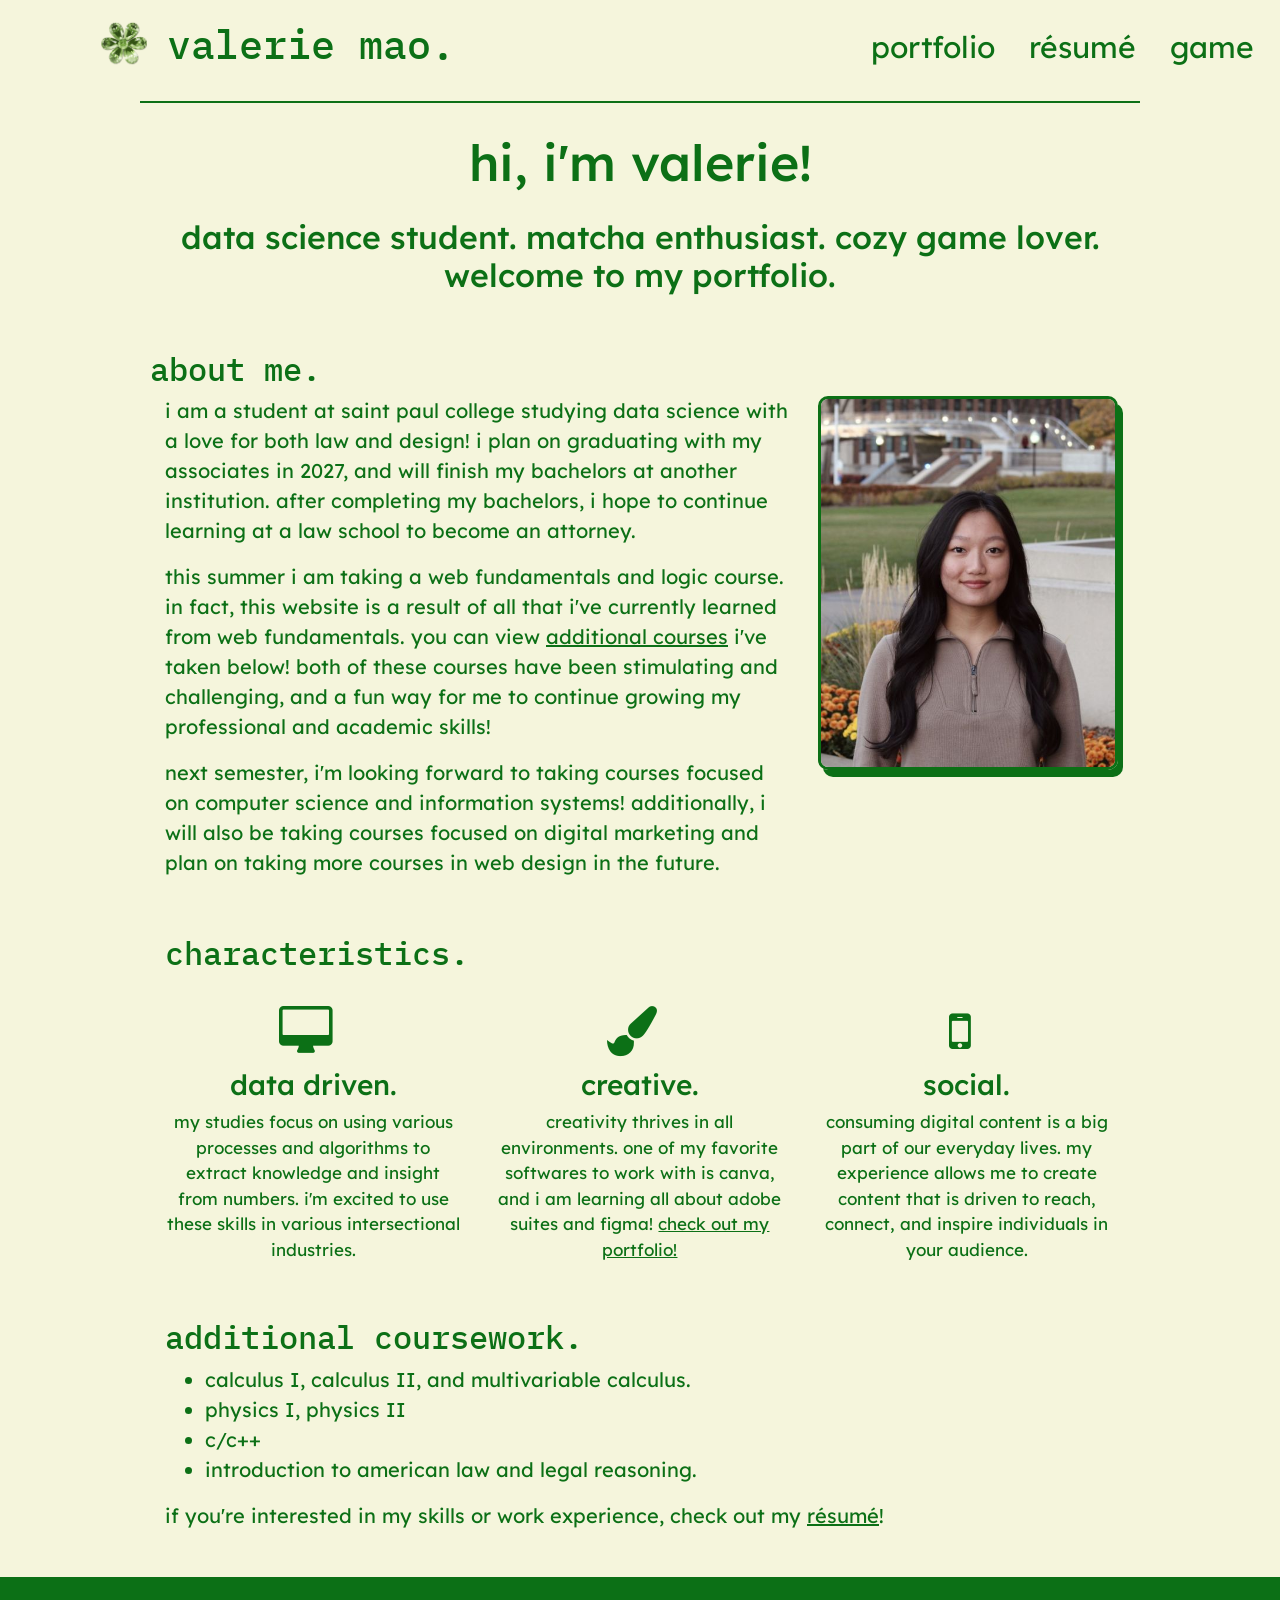
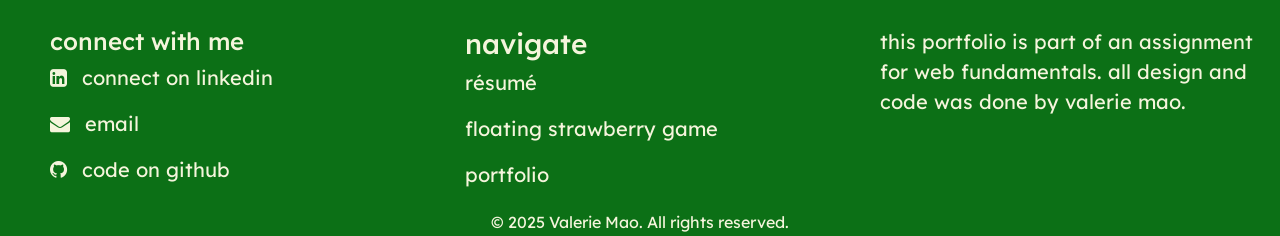
<file: index.html>
<!DOCTYPE html>
<html lang="en">
<head>
	<meta charset="utf-8">
	<meta name="viewport" content="width=device-width, initial-scale=1, minimum-scale=1" />
	<meta name="description" content="this is the home page for valerie mao's portfolio website.">
	<title>valerie mao::home</title>
	<link rel="stylesheet" href="https://cdnjs.cloudflare.com/ajax/libs/font-awesome/4.7.0/css/font-awesome.min.css">
	<link rel="stylesheet" href="https://cdn.jsdelivr.net/npm/bootstrap@4.6.1/dist/css/bootstrap.min.css">
	<link rel="stylesheet" href="style.css">

</head>
<body>
	<header>
		<a href="index.html"><img src="images/logo.png" alt="green flower shaped gem sticker" height="100" width="100" class="img-fluid logo"></a>
		<h1><a href="index.html">valerie mao.</a></h1>
	</header>

	<nav>
		<ul>
			<li><a href="portfolio-showcase.html">portfolio</a>&nbsp;&nbsp;</li>
			<li><a href="resume.html">résumé</a>&nbsp;&nbsp;</li>
			<li><a href="game.html">game</a>&nbsp;&nbsp;</li>
		</ul>
	</nav>

	<div class="home-hero">
		<h1>hi, i'm valerie!</h1>
		<h2>data science student. matcha enthusiast. cozy game lover. welcome to my portfolio.</h2>
	</div>
		
	<main>
		<h2>about me.</h2>
		<div class="container-fluid">
			<div class="row">
				<div class="col-sm-8">
					<p>i am a student at saint paul college studying data science with a love for both law and design! i plan on graduating with my associates in 2027, and will finish my bachelors at another institution. after completing my bachelors, i hope to continue learning at a law school to become an attorney.</p>
			
					<p>this summer i am taking a web fundamentals and logic course. in fact, this website is a result of all that i've currently learned from web fundamentals. you can view <a href="#add-courses">additional courses</a> i've taken below! both of these courses have been stimulating and challenging, and a fun way for me to continue growing my professional and academic skills!</p>

					<p>next semester, i'm looking forward to taking courses focused on computer science and information systems! additionally, i will also be taking courses focused on digital marketing and plan on taking more courses in web design in the future.</p>
				</div>
				<div class="col-sm-4">
					<img src="images/valerie-mao.jpg" width="500" height="625" alt="photo portrait of valerie" class="valerie">
				</div>
			</div>
			<!--font awesome icons - abt me cont'-->
			<div id="abt-me-char">
				<h2>characteristics.</h2>
			</div>
			<div class="row">
				<div class="col-sm-4 abt-me">
					<i class="fa fa-desktop" aria-hidden="true"></i>
					<h3>data driven.</h3>
					<p>my studies focus on using various processes and algorithms to extract knowledge and insight from numbers. i'm excited to use these skills in various intersectional industries.</p>
				</div>
				<div class="col-sm-4 abt-me">
					<i class="fa fa-paint-brush" aria-hidden="true"></i>
					<h3>creative.</h3>
					<p>creativity thrives in all environments. one of my favorite softwares to work with is canva, and i am learning all about adobe suites and figma! <a href="portfolio-showcase.html">check out my portfolio!</a></p>
				</div>
				<div class="col-sm-4 abt-me">
					<i class="fa fa-mobile" aria-hidden="true"></i>
					<h3>social.</h3>
					<p>consuming digital content is a big part of our everyday lives. my experience allows me to create content that is driven to reach, connect, and inspire individuals in your audience.</p>
				</div>
			</div>
			<div class="row">
				<div class="col-sm-12">
					<div id="add-courses">
						<h2>additional coursework.</h2>
					</div>
					<ul>
						<li>calculus I, calculus II, and multivariable calculus.</li>
						<li>physics I, physics II</li>
						<li>c/c++</li>
						<li>introduction to american law and legal reasoning.</li>
					</ul>
					<p>if you're interested in my skills or work experience, check out my <a href="resume.html">résumé</a>!</p>
				</div>
			</div>
		</div>
	</main>
		
	<footer>
		<div class="container-fluid footer-contact footer-content">
			<div class="row">
				<div class="col-sm-4">
					<h4>connect with me</h4>
					<p><a href="https://www.linkedin.com/in/valeriemao/"><i class="fa fa-linkedin-square" aria-hidden="true"></i>connect on linkedin</a></p>
					<p><a href="mailto:vq7981dd@go.minnstate.edu"><i class="fa fa-envelope" aria-hidden="true"></i>email</a></p>
					<p><a href="https://uni-valeriemao.github.io/valeriemao/index.html"><i class="fa fa-github" aria-hidden="true"></i>code on github</a></p>
				</div>
			
				<div class="col-sm-4 footer-content">
					<h3>navigate</h3>
					<p><a href="resume.html">résumé</a></p>
					<p><a href="game.html">floating strawberry game</a></p>
					<p><a href="portfolio-showcase.html">portfolio</a></p>
				</div>

				<div class="col-sm-4 footer-content">
					<p>this portfolio is part of an assignment for web fundamentals. all design and code was done by valerie mao.</p>
				</div>
			</div>
		</div>
		<small>&copy; 2025 Valerie Mao. All rights reserved.</small>
	</footer>
	<!--jQuery, Popper, and Bootstrap Javascript files-->
	<script src="https://cdn.jsdelivr.net/npm/jquery@3.6.0/dist/jquery.slim.min.js"></script>
	<script src="https://cdn.jsdelivr.net/npm/popper.js@1.16.1/dist/umd/popper.min.js"></script>
	<script src="https://cdn.jsdelivr.net/npm/bootstrap@4.6.1/dist/js/bootstrap.bundle.min.js"></script>
</body>
</html>
</file>
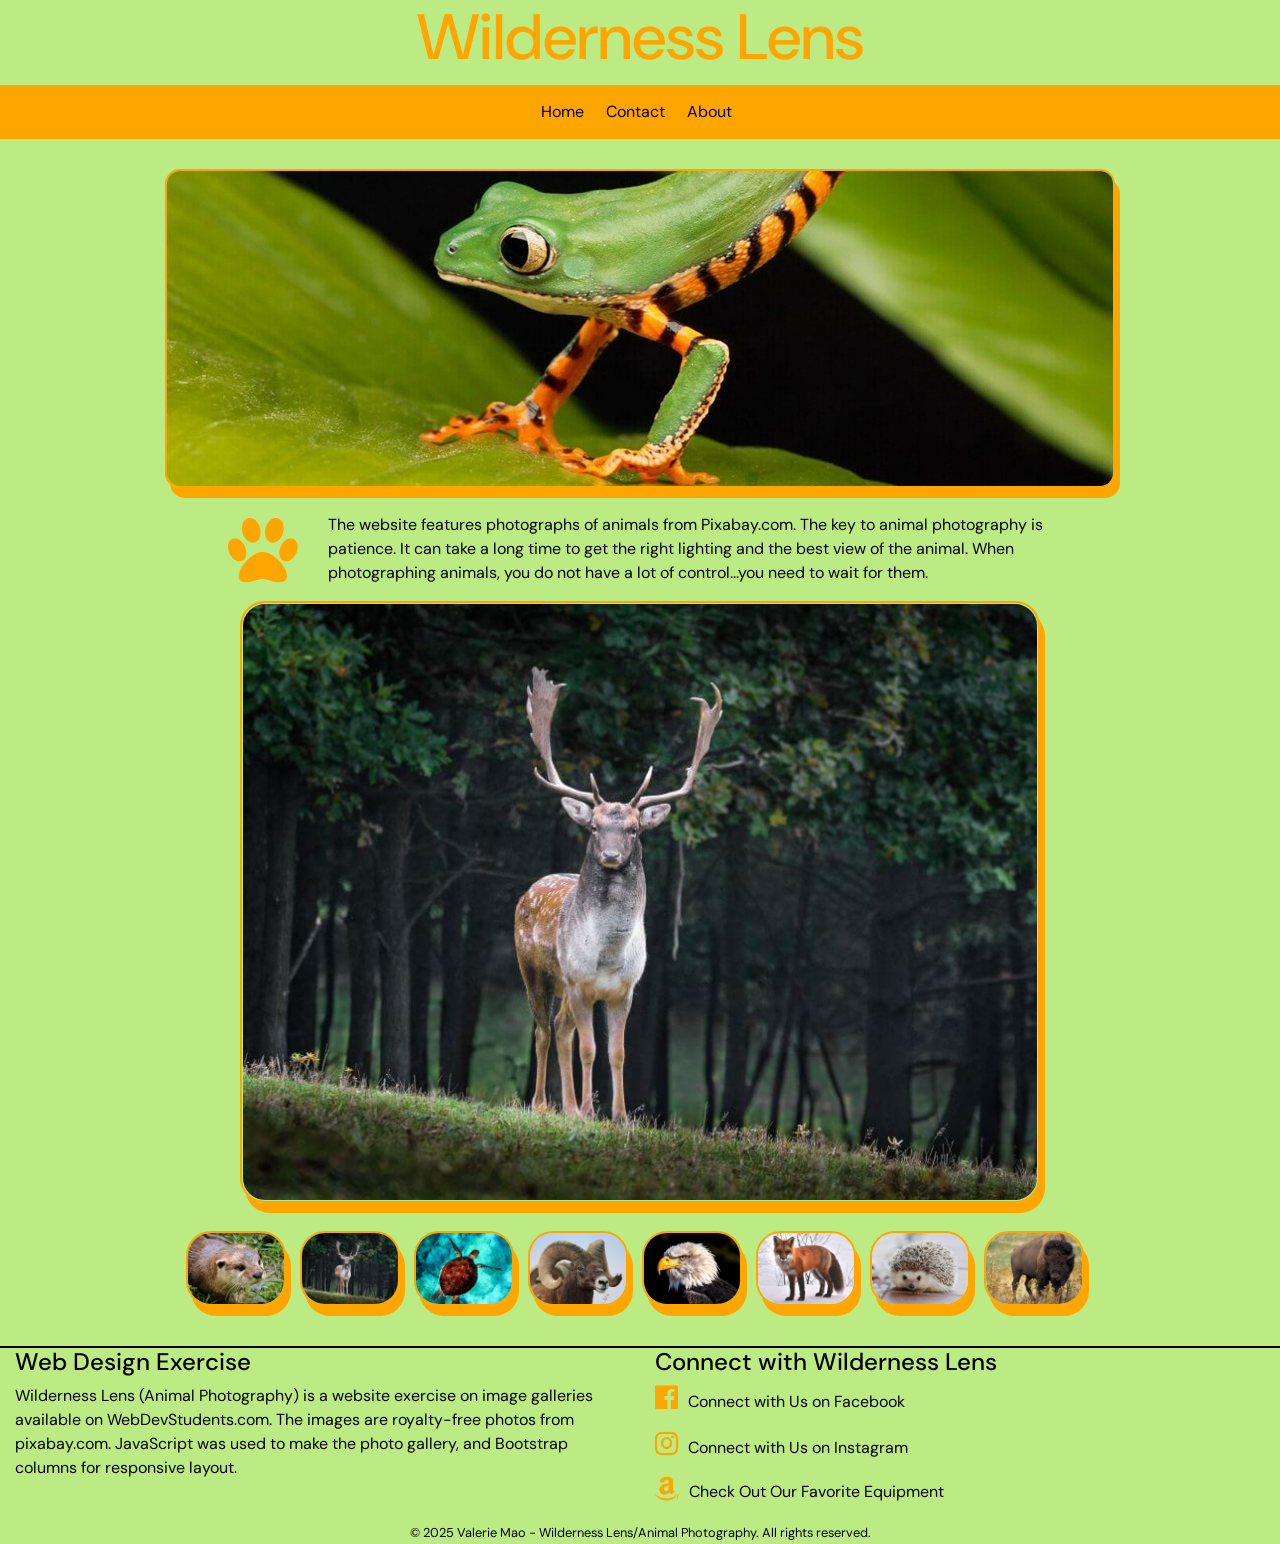
<file: animals/index.html>
<!DOCTYPE html>
<html lang="en">
<head>
	<meta charset="utf-8">
	<meta name="viewport" content="width=device-width, initial-scale=1, minimum-scale=1" />
	<meta name="description" content="This is an example of a meta description. This will often show up in search results so it is important to write a high quality description for each page of a website">
	<title>Wilderness Lens::Home</title>
	<link rel="stylesheet" href="https://cdnjs.cloudflare.com/ajax/libs/font-awesome/4.7.0/css/font-awesome.min.css">
	<!-- Bootstrap Stylesheet-->
	<link rel="stylesheet" href="https://cdn.jsdelivr.net/npm/bootstrap@4.6.1/dist/css/bootstrap.min.css">
	<link rel="stylesheet" href="style.css">
	<style>
		.col-sm-6{
			text-align: left;
		}
	</style>

</head>
<body>
	<header>
		<h1>Wilderness Lens</h1>
	</header>

	<nav>
		<ul>
			<li><a href="index.html">Home</a>&nbsp;&nbsp;</li>
			<li><a href="contact.html">Contact</a>&nbsp;&nbsp;</li>
			<li><a href="about.html">About</a>&nbsp;&nbsp;</li>
		</ul>
	</nav>

	<main>
		<div class="container-fluid">
			<div class="row">
				<div class="col-sm-12">
					<img src="images\frog.jpg" width="1200" height="400" alt="green frog extended between two leaves" class="hero-image img-fluid">
				</div>
			</div>
			<div class="row">
				<div class="col-sm-2">
					<i class="fa fa-paw" aria-hidden="true"></i>
				</div>
				<div class="col-sm-10">
					<blockquote>The website features photographs of animals from Pixabay.com. The key to animal photography is patience. It can take a long time to get the right lighting and the best view of the animal. When photographing animals, you do not have a lot of control...you need to wait for them. </blockquote>
				</div>
			</div>
			<div class="row">
				<div class="col-sm-12">
					<!--JavaScript for Photo Gallery-->
					<div class="gallery">

    					<div class="preview">
        					<img id="preview" src="images/deer.jpg" style="display:block;margin:0 auto;" alt="stag in the distant woods"  height="600" width="800"/>
    					</div>

    				<div class="gallery-thumbnails" style="margin:0 auto;text-align:center">
        				<img onclick="document.getElementById('preview').src=document.getElementById('img1').src" id="img1" src="images/otter.jpg" alt="close up of an otter in the grass" />
        				<img onclick="document.getElementById('preview').src= document.getElementById('img2').src;" id="img2" src="images/deer.jpg" alt="stag in the distant woods"  />
        				<img onclick="document.getElementById('preview').src = document.getElementById('img3').src;" id="img3" src="images/turtle.jpg" alt="turtle floating in water" />
        				<img onclick="document.getElementById('preview').src = document.getElementById('img4').src;" id="img4" src="images/sheep.jpg" alt="close up of ram" />
        				<img onclick="document.getElementById('preview').src = document.getElementById('img5').src;" id="img5" src="images/bald-eagle.jpg" alt="close up of the bald eagle" />
        				<img onclick="document.getElementById('preview').src = document.getElementById('img6').src;" id="img6" src="images/fox.jpg" alt="fox standing in snow" />
        				<img onclick="document.getElementById('preview').src = document.getElementById('img7').src;" id="img7" src="images/hedgehog.jpg" alt="hedgehog lying on the floor" />
        				<img onclick="document.getElementById('preview').src = document.getElementById('img8').src;" id="img8" src="images/bison.jpg" alt="bison in the wild" />
    				</div>
    
					</div>
				</div>
			</div>
		</div>
	</main>

	<footer>
		<div class="container-fluid">
			<div class="row">
				<div class="col-sm-6">
					<h4>Web Design Exercise</h4>
					<p>Wilderness Lens (Animal Photography) is a website exercise on image galleries available on WebDevStudents.com. The images are royalty-free photos from pixabay.com. JavaScript was used to make the photo gallery, and Bootstrap columns for responsive layout.</p>

				</div>
				<div class="col-sm-6">
					<h4>Connect with Wilderness Lens</h4>
						<p><i class="fa fa-facebook-official" aria-hidden="true"></i>Connect with Us on Facebook</p>
						<p><i class="fa fa-instagram" aria-hidden="true"></i>Connect with Us on Instagram</p>
						<p><i class="fa fa-amazon" aria-hidden="true"></i>Check Out Our Favorite Equipment</p>

				</div>
			</div>
		</div>
		<small>&copy; 2025 Valerie Mao - Wilderness Lens/Animal Photography. All rights reserved.</small>
	</footer>
	<!--jQuery, Popper, and Bootstrap Javascript files-->
	<script src="https://cdn.jsdelivr.net/npm/jquery@3.6.0/dist/jquery.slim.min.js"></script>
	<script src="https://cdn.jsdelivr.net/npm/popper.js@1.16.1/dist/umd/popper.min.js"></script>
	<script src="https://cdn.jsdelivr.net/npm/bootstrap@4.6.1/dist/js/bootstrap.bundle.min.js"></script>

</body>
</html>
</file>
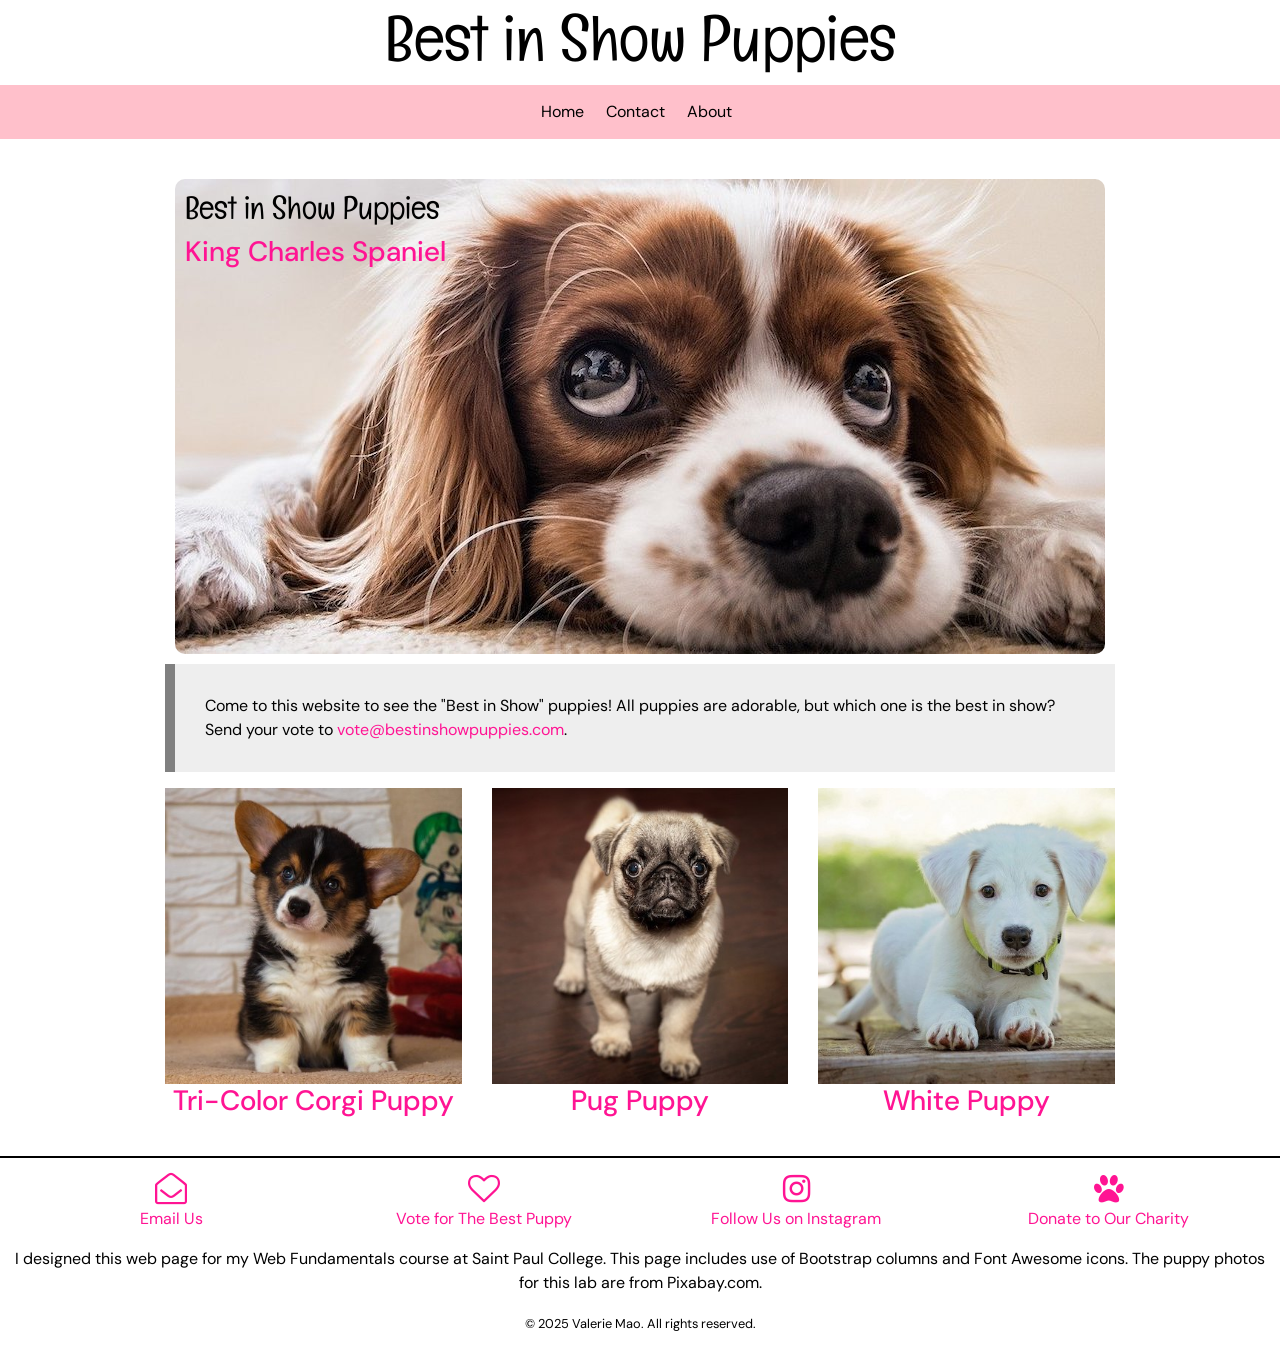
<file: puppies/index.html>
<!DOCTYPE html>
<html lang="en">
<head>
	<meta charset="utf-8">
	<meta name="viewport" content="width=device-width, initial-scale=1, minimum-scale=1" />
	<meta name="description" content="This is an example of a meta description. This will often show up in search results so it is important to write a high quality description for each page of a website">
	<title>Best In Show Puppies::Home</title>
	<link rel="stylesheet" href="https://cdnjs.cloudflare.com/ajax/libs/font-awesome/4.7.0/css/font-awesome.min.css">
	<!-- Bootstrap Stylesheet-->
	<link rel="stylesheet" href="https://cdn.jsdelivr.net/npm/bootstrap@4.6.1/dist/css/bootstrap.min.css">
	<link rel="stylesheet" href="style.css">
	<style>
	   .col-sm-4 h3, .col-sm-3 p{
	      color: deeppink;
	      text-align: center;
	   }
	</style>
</head>
<body>
	<header>
		<h1>Best in Show Puppies</h1>
	</header>

	<nav>
		<ul>
			<li><a href="index.html">Home</a>&nbsp;&nbsp;</li>
			<li><a href="contact.html">Contact</a>&nbsp;&nbsp;</li>
			<li><a href="about.html">About</a>&nbsp;&nbsp;</li>
		</ul>
	</nav>

	<main>
		<div class="container-fluid">
			<div class="row">
				<div class="col-sm-12">
					<div class="home-hero">
						<h2>Best in Show Puppies</h2>
						<h3>King Charles Spaniel</h3>
					</div>
					<blockquote>
						Come to this website to see the "Best in Show" puppies! All puppies are adorable, but which one is the best in show? Send your vote to <a href="vote@bestinshowpuppies.com">vote@bestinshowpuppies.com</a>.						
					</blockquote>
				</div>
			</div>
			<div class="row">
				<div class="col-sm-4">
					<img src="images/corgi.jpg" height="400" width="400" alt="tri-color corgi puppy" class="img-fluid">
					<h3>Tri-Color Corgi Puppy</h3>
				</div>
				<div class="col-sm-4">
					<img src="images/pug.jpg" height="400" width="400" alt="pug puppy" class="img-fluid">
					<h3>Pug Puppy</h3>
				</div>
				<div class="col-sm-4">
					<img src="images/white-puppy.jpg" height="400" width="400" alt="white puppy" class="img-fluid">
					<h3>White Puppy</h3>
				</div>
			</div>
		</div>
	</main>

	<footer>
		<div class="container-fluid">
			<div class="row">
				<div class="col-sm-3">
					<i class="fa fa-envelope-open-o" aria-hidden="true"></i>
					<p><a href="mailto:vote@bestinshowpuppies.com">Email Us</a></p>
				</div>
				<div class="col-sm-3">
					<i class="fa fa-heart-o" aria-hidden="true"></i>
					<p><a href="mailto:vote@bestinshowpuppies.com">Vote for The Best Puppy</a></p>
				</div>
				<div class="col-sm-3">
					<i class="fa fa-instagram" aria-hidden="true"></i>
					<p><a href="https://www.instagram.com/animalhumanemn/">Follow Us on Instagram</a></p>
				</div>
				<div class="col-sm-3">
					<i class="fa fa-paw" aria-hidden="true"></i>
					<p><a href="https://www.animalhumanesociety.org/donate/make-gift">Donate to Our Charity</a></p>
				</div>
			</div>
		</div>
		
		<p>I designed this web page for my Web Fundamentals course at Saint Paul College. This page includes use of Bootstrap columns and Font Awesome icons. The puppy photos for this lab are from Pixabay.com.</p>
		<small>&copy; 2025 Valerie Mao. All rights reserved.</small>
	</footer>
	<!--jQuery, Popper, and Bootstrap Javascript files-->
	<script src="https://cdn.jsdelivr.net/npm/jquery@3.6.0/dist/jquery.slim.min.js"></script>
	<script src="https://cdn.jsdelivr.net/npm/popper.js@1.16.1/dist/umd/popper.min.js"></script>
	<script src="https://cdn.jsdelivr.net/npm/bootstrap@4.6.1/dist/js/bootstrap.bundle.min.js"></script>

</body>
</html>
</file>
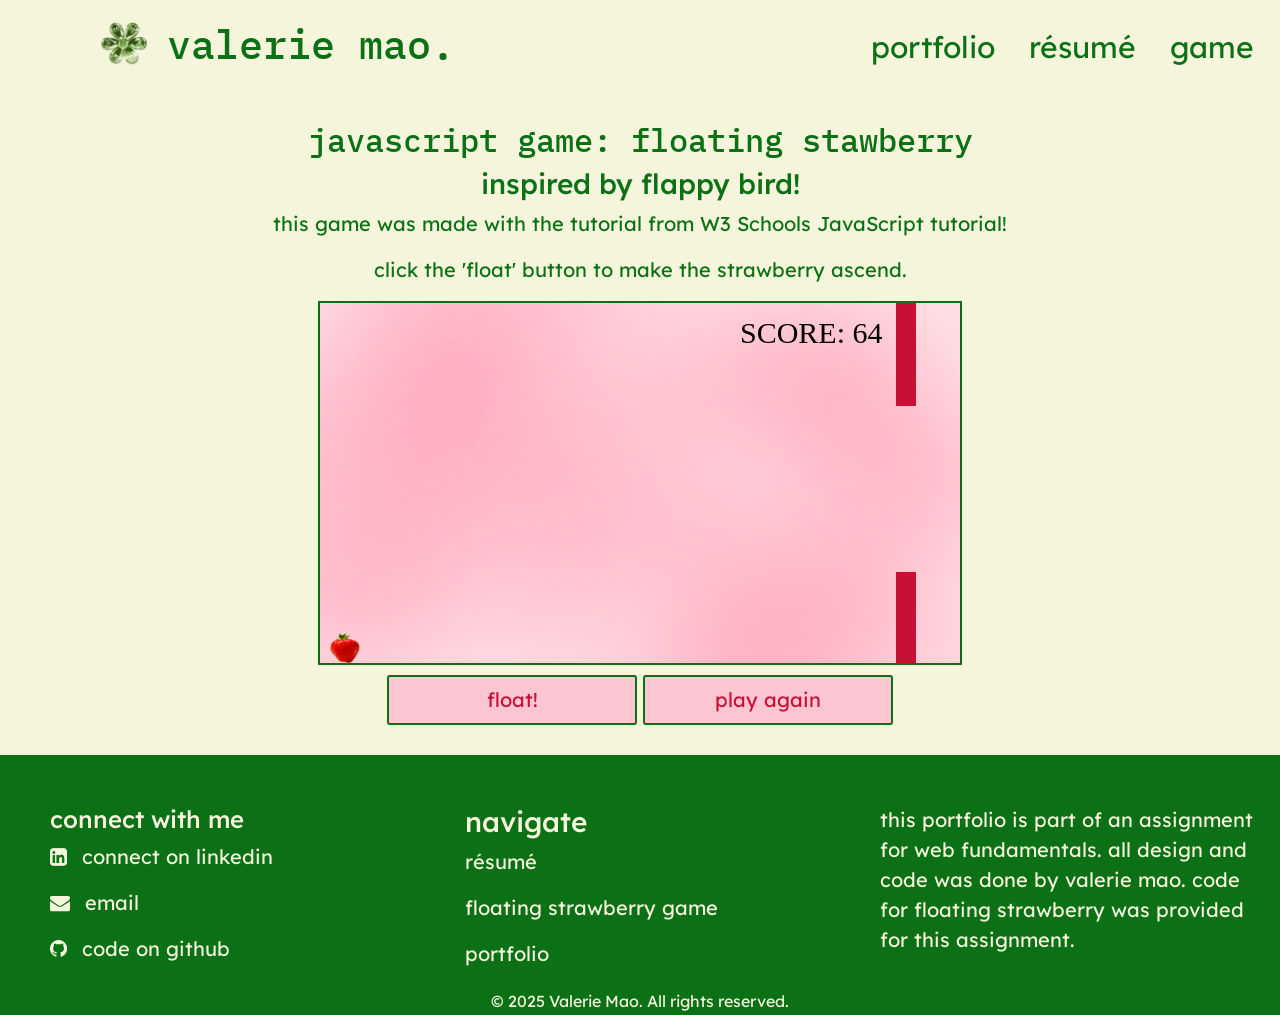
<file: game.html>
<!DOCTYPE html>
<html lang="en">
<head>
  <meta charset="utf-8">
  <meta name="viewport" content="width=device-width, initial-scale=1, minimum-scale=1" />
  <meta name="description" content="this is the floating strawberry game page for valerie mao's portfolio website.">
  <title>valerie mao::floating strawberry</title>
  <link rel="stylesheet" href="https://cdnjs.cloudflare.com/ajax/libs/font-awesome/4.7.0/css/font-awesome.min.css">
  <link rel="stylesheet" href="https://cdn.jsdelivr.net/npm/bootstrap@4.6.1/dist/css/bootstrap.min.css">
  <link rel="stylesheet" href="style.css">
    <!-- Place this CSS into the <head> section-->
  <style>
    canvas {
      border: 2px solid #0c7016;
      background-image:url(images/pink-gradient.png);
      background-size:cover;
      display: block;
      margin:0 auto;
    }
    .myButton{
      /*physical appearance*/
      color:#ca0f36;
      background-color: #FBC5D1;
      border: 2px solid #0c7016;
      border-radius:3px;
      padding:8px;
      width:250px;
      margin-top: 10px;
    }
    .myButton:hover{
      color:#FBC5D1;
      background-color:#ca0f36 ;
    }
  </style>
</head>

<body>
  <header>
    <a href="index.html"><img src="images/logo.png" alt="green flower shaped gem sticker" height="100" width="100" class="img-fluid logo"></a>
    <h1><a href="index.html">valerie mao.</a></h1>
  </header>

  <nav>
    <ul>
      <li><a href="portfolio-showcase.html">portfolio</a>&nbsp;&nbsp;</li>
      <li><a href="resume.html">résumé</a>&nbsp;&nbsp;</li>
      <li><a href="game.html">game</a>&nbsp;&nbsp;</li>
    </ul>
  </nav>


<!--Replace the <body> with this next line of code. This is what starts the game. -->
<body onload="startGame()">

  <main>
    <h2 style="text-align: center;">javascript game: floating stawberry</h2>
    <h3 style="text-align: center;">inspired by flappy bird!</h3>
    <p style="text-align: center;"> this game was made with the tutorial from W3 Schools JavaScript tutorial!</p>
    <p style="text-align: center;">click the 'float' button to make the strawberry ascend.</p>
    <!-- This code will go into the <main> section. This div holds the game and game button -->
    <div id="game" ></div>
    <div class="game-controls" style="text-align: center;">
      <button class="myButton" onmousedown="accelerate(-0.2)" onmouseup="accelerate(0.1)">float!</button>
      <a href=""><button class="myButton">play again</button></a>
    </div>
    <div class="game-controls mobile">
      <button class="myButton" ontouchstart="accelerate(-0.2)" ontouchend="accelerate(0.1)">float!</button>
      <a href="" ><button class="myButton">play again</button></a>
    </div>


<!-- This is the JavaScript for the game it goes into the <main> section underneath the code above-->
   <script>
      var myGamePiece;
      var myObstacles = [];
      var myScore;
      /* Add variables for the height and width */
      var canvasWidth = 640;
      var canvasHeight = 360;
      /*Test to see if I have a screen less than 768 pixels and if so, change the canvas size */
      if (window.innerWidth < 768){
        canvasWidth = 300;
        canvasHeight= 300;
      }

      
      function startGame() {
          myGamePiece = new component(30, 30, "images/strawberry-icon.png", 10, 120, "image");
          myGamePiece.gravity = 0.7;
          myScore = new component("30px", "Consolas", "black", 420, 40, "text");
          myGameArea.start();
      }
      
      var myGameArea = {
          canvas : document.createElement("canvas"),
          start : function() {
              this.canvas.width = canvasWidth;
              this.canvas.height = canvasHeight;
              this.context = this.canvas.getContext("2d");
              var myGame = document.getElementById("game");
              myGame.insertBefore(this.canvas, myGame.childNodes[0]);        
              this.frameNo = 0;
              this.interval = setInterval(updateGameArea, 20);
           },
          clear : function() {
              this.context.clearRect(0, 0, this.canvas.width, this.canvas.height);
          }
      }
      
      function component(width, height, color, x, y, type) {
          this.type = type;
           if (type == "image") {
            this.image = new Image();
            this.image.src = color;
          }
          this.score = 0;
          this.width = width;
          this.height = height;
          this.speedX = 0;
          this.speedY = 0;    
          this.x = x;
          this.y = y;
          this.gravity = 0;
          this.gravitySpeed = 0;
          this.update = function() {
              ctx = myGameArea.context;
               if (type == "image") {
          ctx.drawImage(this.image,this.x,this.y,this.width, this.height);
              }
              else if (this.type == "text") {
                  ctx.font = this.width + " " + this.height;
                  ctx.fillStyle = color;
                  ctx.fillText(this.text, this.x, this.y);
              } else {
                  ctx.fillStyle = color;
                  ctx.fillRect(this.x, this.y, this.width, this.height);
              }
          }
          this.newPos = function() {
              this.gravitySpeed += this.gravity;
              this.x += this.speedX;
              this.y += this.speedY + this.gravitySpeed;
              this.hitBottom();
          }
          this.hitBottom = function() {
              var rockbottom = myGameArea.canvas.height - this.height;
              if (this.y > rockbottom) {
                  this.y = rockbottom;
                  this.gravitySpeed = 0;
              }
           }
          this.crashWith = function(otherobj) {
              var myleft = this.x;
              var myright = this.x + (this.width);
              var mytop = this.y;
              var mybottom = this.y + (this.height);
              var otherleft = otherobj.x;
              var otherright = otherobj.x + (otherobj.width);
              var othertop = otherobj.y;
              var otherbottom = otherobj.y + (otherobj.height);
              var crash = true;
              if ((mybottom < othertop) || (mytop > otherbottom) || (myright < otherleft) || (myleft > otherright)) {
                  crash = false;
              }
              return crash;
          }
      }
      
      function updateGameArea() {
          var x, height, gap, minHeight, maxHeight, minGap, maxGap;
          for (i = 0; i < myObstacles.length; i += 1) {
              if (myGamePiece.crashWith(myObstacles[i])) {
                  return;
              } 
          }
          myGameArea.clear();
          myGameArea.frameNo += 1;
          if (myGameArea.frameNo == 1 || everyinterval(150)) {
              x = myGameArea.canvas.width;
              minHeight = 20;
              maxHeight = 200;
              height = Math.floor(Math.random()*(maxHeight-minHeight+1)+minHeight);
              minGap = 50;
              maxGap = 200;
              gap = Math.floor(Math.random()*(maxGap-minGap+1)+minGap);
              myObstacles.push(new component(20, height, "#ca0f36", x, 0));
              myObstacles.push(new component(20, x - height - gap, "#ca0f36", x, height + gap));
          }
          for (i = 0; i < myObstacles.length; i += 1) {
              myObstacles[i].x += -1;
              myObstacles[i].update();
          }
          myScore.text="SCORE: " + myGameArea.frameNo;
          myScore.update();
          myGamePiece.newPos();
          myGamePiece.update();
      }
      
      function everyinterval(n) {
          if ((myGameArea.frameNo / n) % 1 == 0) {return true;}
          return false;
      }
      
      function accelerate(n) {
          myGamePiece.gravity = n;
      }
   </script>
 </main>
  <footer>
    <div class="container-fluid footer-contact footer-content">
      <div class="row">
        <div class="col-sm-4">
          <h4>connect with me</h4>
          <p><a href="https://www.linkedin.com/in/valeriemao/"><i class="fa fa-linkedin-square" aria-hidden="true"></i>connect on linkedin</a></p>
          <p><a href="mailto:vq7981dd@go.minnstate.edu"><i class="fa fa-envelope" aria-hidden="true"></i>email</a></p>
          <p><a href="https://uni-valeriemao.github.io/valeriemao/index.html"><i class="fa fa-github" aria-hidden="true"></i>code on github</a></p>
        </div>
      
        <div class="col-sm-4 footer-content">
          <h3>navigate</h3>
          <p><a href="resume.html">résumé</a></p>
          <p><a href="game.html">floating strawberry game</a></p>
          <p><a href="portfolio-showcase.html">portfolio</a></p>
        </div>

        <div class="col-sm-4 footer-content">
          <p>this portfolio is part of an assignment for web fundamentals. all design and code was done by valerie mao. code for floating strawberry was provided for this assignment.</p>
        </div>
      </div>
    </div>
    <small>&copy; 2025 Valerie Mao. All rights reserved.</small>
  </footer>
  <!--jQuery, Popper, and Bootstrap Javascript files-->
  <script src="https://cdn.jsdelivr.net/npm/jquery@3.6.0/dist/jquery.slim.min.js"></script>
  <script src="https://cdn.jsdelivr.net/npm/popper.js@1.16.1/dist/umd/popper.min.js"></script>
  <script src="https://cdn.jsdelivr.net/npm/bootstrap@4.6.1/dist/js/bootstrap.bundle.min.js"></script>
</body>
</html>
</file>
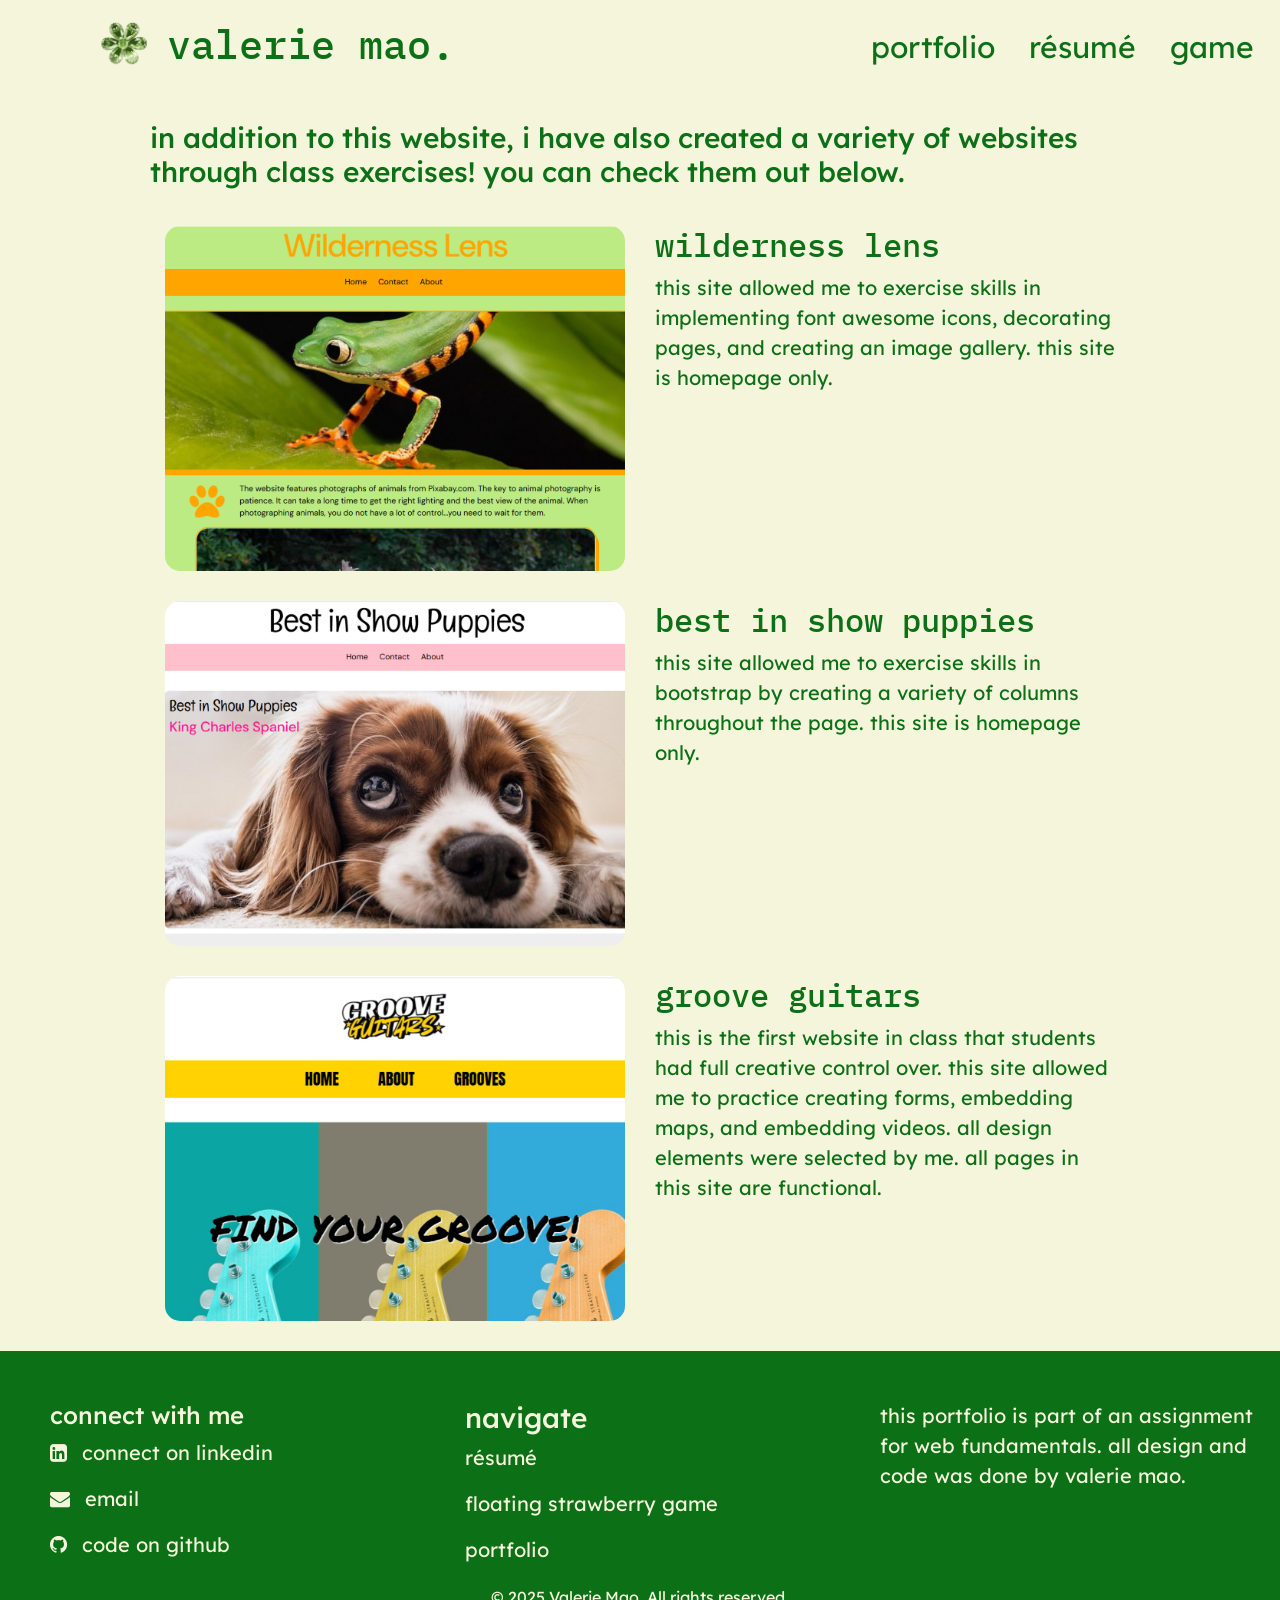
<file: portfolio-showcase.html>
<!DOCTYPE html>
<html lang="en">
<head>
	<meta charset="utf-8">
	<meta name="viewport" content="width=device-width, initial-scale=1, minimum-scale=1" />
	<meta name="description" content="this is the portfolio page for valerie mao's portfolio website.">
	<title>valerie mao::portfolio</title>
	<link rel="stylesheet" href="https://cdnjs.cloudflare.com/ajax/libs/font-awesome/4.7.0/css/font-awesome.min.css">
	<link rel="stylesheet" href="https://cdn.jsdelivr.net/npm/bootstrap@4.6.1/dist/css/bootstrap.min.css">
	<link rel="stylesheet" href="style.css">

</head>
<body>
	<header>
		<a href="index.html"><img src="images/logo.png" alt="green flower shaped gem sticker" height="100" width="100" class="img-fluid logo"></a>
		<h1><a href="index.html">valerie mao.</a></h1>
	</header>

	<nav>
		<ul>
			<li><a href="portfolio-showcase.html">portfolio</a>&nbsp;&nbsp;</li>
			<li><a href="resume.html">résumé</a>&nbsp;&nbsp;</li>
			<li><a href="game.html">game</a>&nbsp;&nbsp;</li>
		</ul>
	</nav>
<main>
	<div>
		<h3>in addition to this website, i have also created a variety of websites through class exercises! you can check them out below.</h3>
	</div><br>
	<div class="container-fluid">
		<div class="row wilderness-lens">
			<div class="col-sm-6">
				<a href="animals/index.html"><img src="images/wilderness-lens-sc.png" width="600" height="450" alt="Screenshot of the wilderness lens homepage"class="img-fluid"></a>
			</div>
			<div class="col-sm-6">
				<h2>wilderness lens</h2>
				<p>this site allowed me to exercise skills in implementing font awesome icons, decorating pages, and creating an image gallery. this site is homepage only.</p>
			</div>
		</div><br>
		<div class="row best-in-show">
			<div class="col-sm-6">
				<a href="puppies/index.html"><img src="images/best-in-show-sc.png" width="600" height="450" alt="Screenshot of the Best in Show Puppies homepage"class="img-fluid"></a>
			</div>
			<div class="col-sm-6">
				<h2>best in show puppies</h2>
				<p>this site allowed me to exercise skills in bootstrap by creating a variety of columns throughout the page. this site is homepage only.</p>
			</div>
		</div><br>
		<div class="row groove-guitars">
			<div class="col-sm-6">
				<a href="groove-guitars/index.html"><img src="images/groove-guitars-sc.png" width="600" height="450" alt="Screenshot of the groove guitars homepage"class="img-fluid"></a>
			</div>
			<div class="col-sm-6">
				<h2>groove guitars</h2>
				<p>this is the first website in class that students had full creative control over. this site allowed me to practice creating forms, embedding maps, and embedding videos. all design elements were selected by me. all pages in this site are functional.</p>
			</div>
		</div>
	</div>
</main>
<footer>
		<div class="container-fluid footer-contact footer-content">
			<div class="row">
				<div class="col-sm-4">
					<h4>connect with me</h4>
					<p><a href="https://www.linkedin.com/in/valeriemao/"><i class="fa fa-linkedin-square" aria-hidden="true"></i>connect on linkedin</a></p>
					<p><a href="mailto:vq7981dd@go.minnstate.edu"><i class="fa fa-envelope" aria-hidden="true"></i>email</a></p>
					<p><a href="https://uni-valeriemao.github.io/valeriemao/index.html"><i class="fa fa-github" aria-hidden="true"></i>code on github</a></p>
				</div>
			
				<div class="col-sm-4 footer-content">
					<h3>navigate</h3>
					<p><a href="resume.html">résumé</a></p>
					<p><a href="game.html">floating strawberry game</a></p>
					<p><a href="portfolio-showcase.html">portfolio</a></p>
				</div>

				<div class="col-sm-4 footer-content">
					<p>this portfolio is part of an assignment for web fundamentals. all design and code was done by valerie mao.</p>
				</div>
			</div>
		</div>
		<small>&copy; 2025 Valerie Mao. All rights reserved.</small>
	</footer>
	<!--jQuery, Popper, and Bootstrap Javascript files-->
	<script src="https://cdn.jsdelivr.net/npm/jquery@3.6.0/dist/jquery.slim.min.js"></script>
	<script src="https://cdn.jsdelivr.net/npm/popper.js@1.16.1/dist/umd/popper.min.js"></script>
	<script src="https://cdn.jsdelivr.net/npm/bootstrap@4.6.1/dist/js/bootstrap.bundle.min.js"></script>
</body>
</html>
</file>
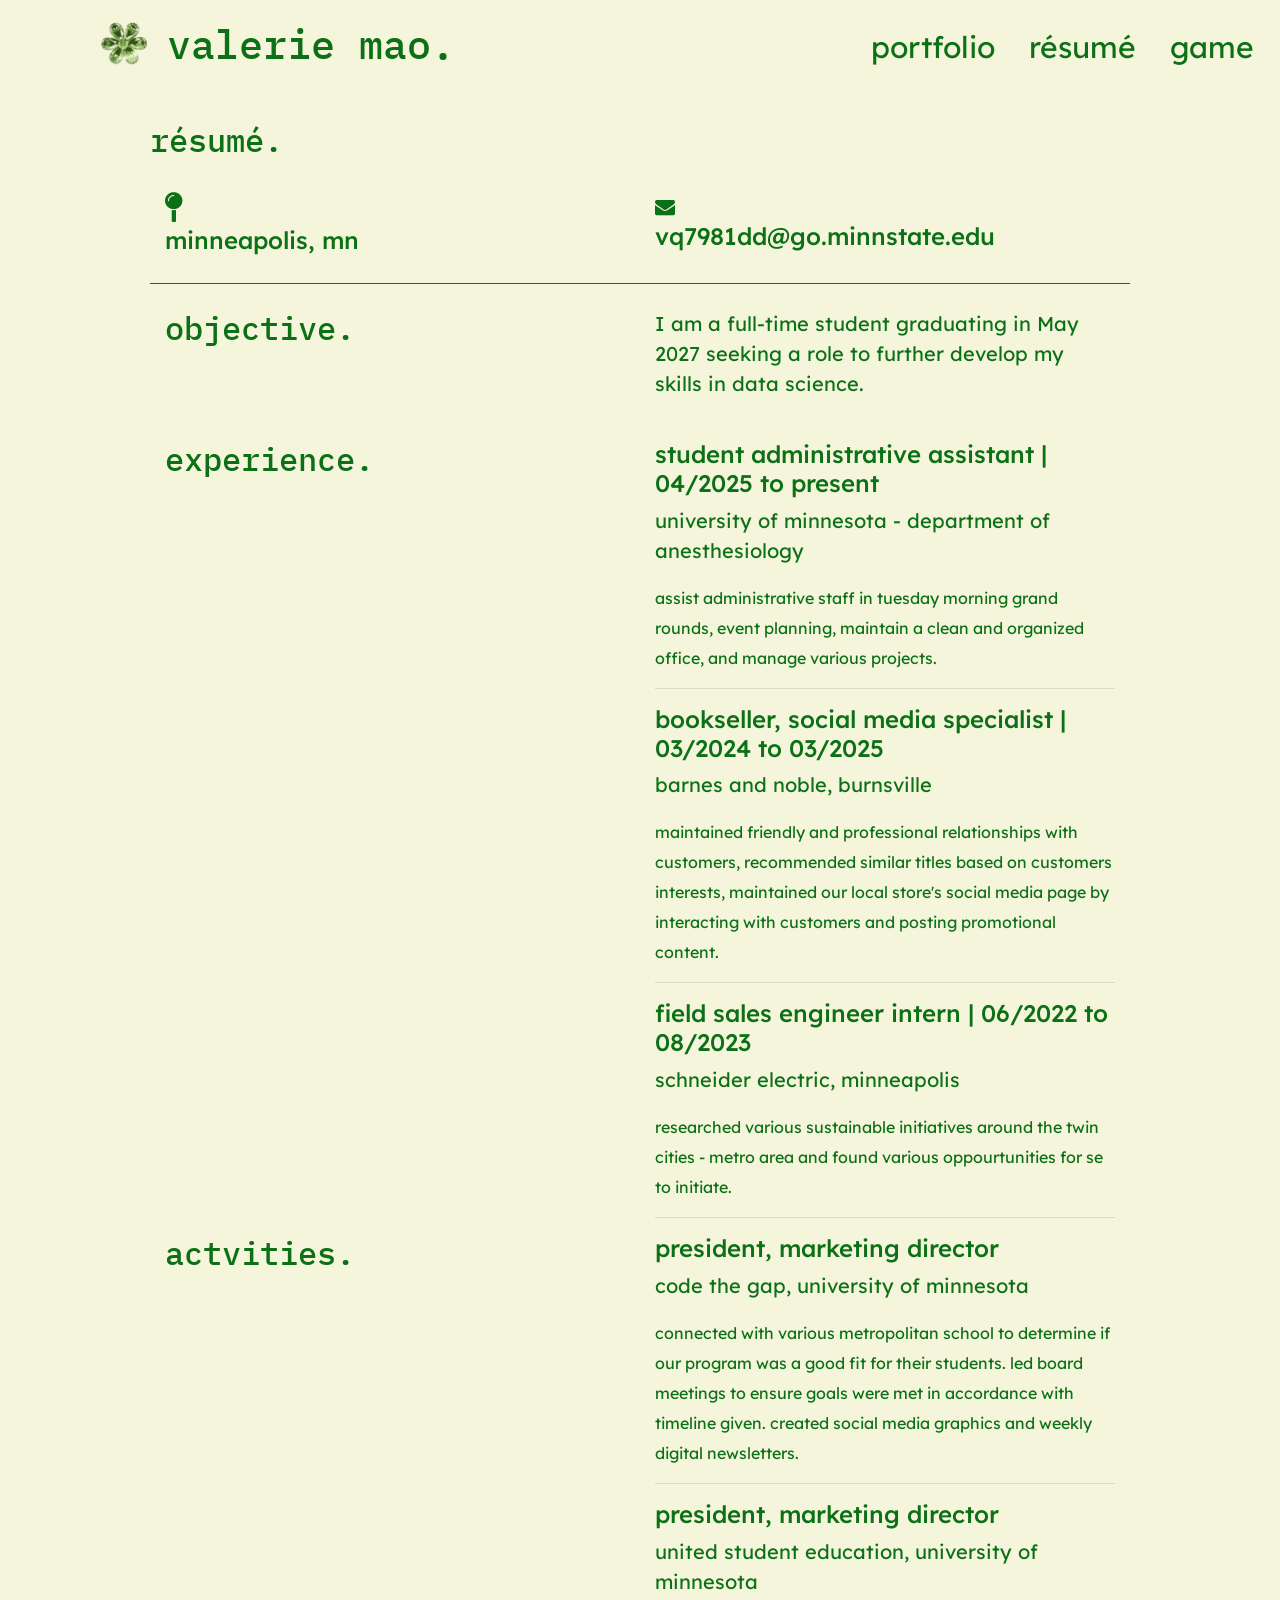
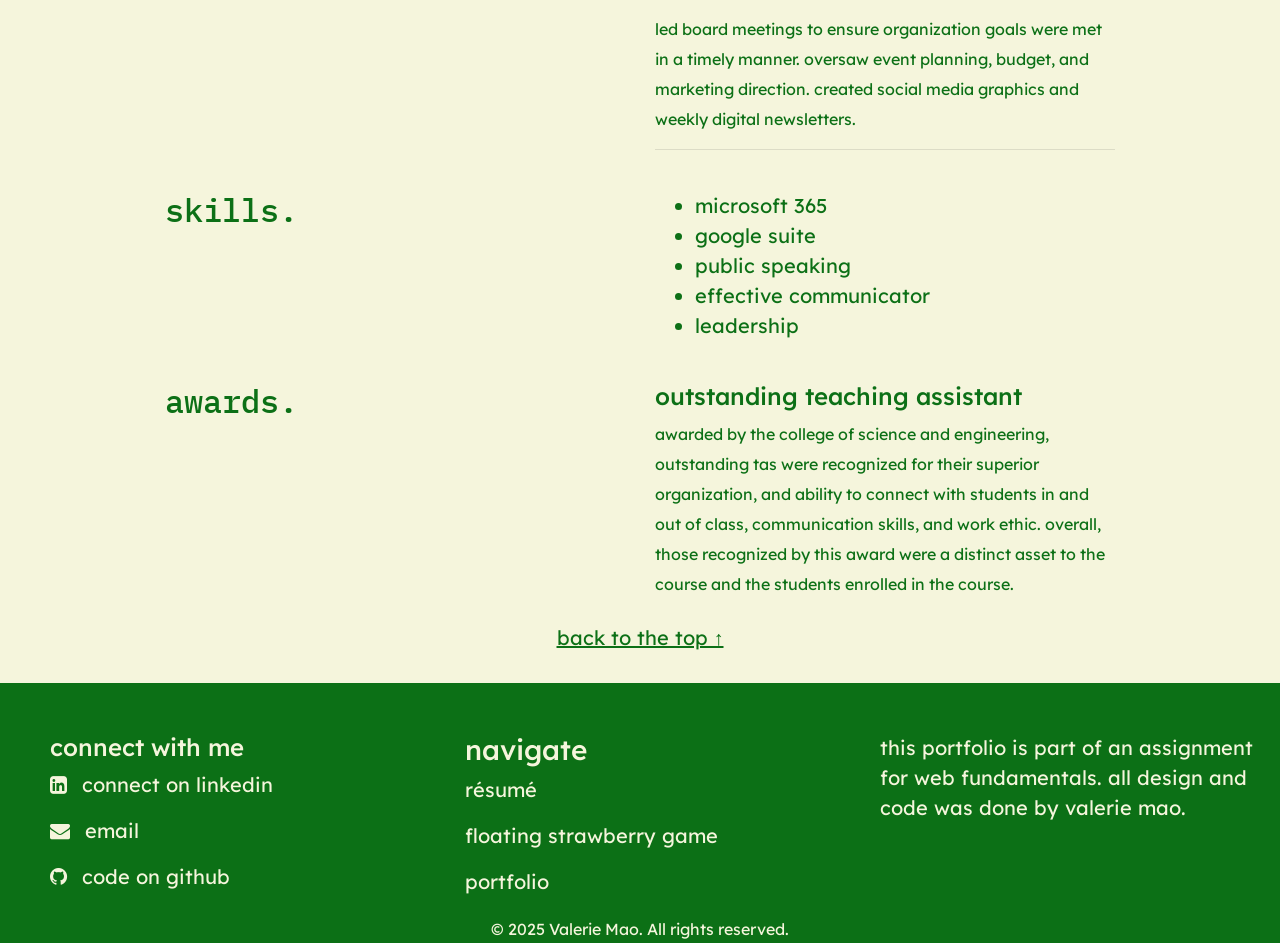
<file: resume.html>
<!DOCTYPE html>
<html lang="en">
<head>
	<meta charset="utf-8">
	<meta name="viewport" content="width=device-width, initial-scale=1, minimum-scale=1" />
	<meta name="description" content="this is the resume page for valerie mao's portfolio website.">
	<title>valerie mao::resume</title>
	<link rel="stylesheet" href="https://cdnjs.cloudflare.com/ajax/libs/font-awesome/4.7.0/css/font-awesome.min.css">
	<link rel="stylesheet" href="https://cdn.jsdelivr.net/npm/bootstrap@4.6.1/dist/css/bootstrap.min.css">
	<link rel="stylesheet" href="style.css">

</head>
<body>
	<header>
		<a href="index.html"><img src="images/logo.png" alt="green flower shaped gem sticker" height="100" width="100" class="img-fluid logo"></a>
		<h1><a href="index.html">valerie mao.</a></h1>
	</header>

	<nav>
		<ul>
			<li><a href="portfolio-showcase.html">portfolio</a>&nbsp;&nbsp;</li>
			<li><a href="resume.html">résumé</a>&nbsp;&nbsp;</li>
			<li><a href="game.html">game</a>&nbsp;&nbsp;</li>
		</ul>
	</nav>

	<main>
		<h2>résumé.</h2>
		<div class="container-fluid">
			<div class="row resume-contact">
				<div class="col-sm-6">
					<i class="fa fa-map-pin" aria-hidden="true"></i>
					<h4>minneapolis, mn</h4>
				</div>
				<div class="col-sm-6">
					<i class="fa fa-envelope" aria-hidden="true"></i>
					<h4>vq7981dd@go.minnstate.edu</h4>
				</div>
			</div>
			<div class="row objective">
				<div class="col-sm-6">
					<h2>objective.</h2>
				</div>
				<div class="col-sm-6">
					<p> I am a full-time student graduating in May 2027 seeking a role to further develop my skills in data science.</p>
				</div>
			</div>
			<div class="row experience">
				<div class="col-sm-6">
					<h2>experience.</h2>
				</div>
				<div class="col-sm-6">
					<h4>student administrative assistant | 04/2025 to present</h4>
					<p>university of minnesota - department of anesthesiology</p>
					<small>assist administrative staff in tuesday morning grand rounds, event planning, maintain a clean and organized office, and manage various projects.</small><hr>

					<h4>bookseller, social media specialist | 03/2024 to 03/2025</h4>
					<p>barnes and noble, burnsville</p>
					<small> maintained friendly and professional relationships with customers, recommended similar titles based on customers interests, maintained our local store's social media page by interacting with customers and posting promotional content.</small><hr>

					<h4>field sales engineer intern | 06/2022 to 08/2023</h4>
					<p>schneider electric, minneapolis</p>
					<small> researched various sustainable initiatives around the twin cities - metro area and found various oppourtunities for se to initiate.</small><hr>
				</div>
			</div>
			<div class="row activties">
				<div class="col-sm-6">
					<h2>actvities.</h2>
				</div>
				<div class="col-sm-6">
					<h4>president, marketing director</h4>
					<p>code the gap, university of minnesota</p>
					<small>connected with various metropolitan school to determine if our program was a good fit for their students. led board meetings to ensure goals were met in accordance with timeline given. created social media graphics and weekly digital newsletters.</small><hr>

					<h4>president, marketing director</h4>
					<p>united student education, university of minnesota</p>
					<small>led board meetings to ensure organization goals were met in a timely manner. oversaw event planning, budget, and marketing direction. created social media graphics and weekly digital newsletters.</small><hr>
				</div>
			</div>	
			<div class="row skills">
				<div class="col-sm-6">
					<h2>skills.</h2>
				</div>
				<div class="col-sm-6">
					<ul>
						<li>microsoft 365</li>
						<li>google suite</li>
						<li>public speaking</li>
						<li>effective communicator</li>
						<li>leadership</li>
					</ul>
				</div>
			</div>
			<div class="row awards">
				<div class="col-sm-6">
					<h2>awards.</h2>
				</div>
				<div class="col-sm-6">
					<h4>outstanding teaching assistant</h4>
					<small>awarded by the college of science and engineering, outstanding tas were recognized for their superior organization, and ability to connect with students in and out of class, communication skills, and work ethic. overall, those recognized by this award were a distinct asset to the course and the students enrolled in the course.</small>
				</div>
			</div>
		</div>
		<div class="top-center">
			<a href="resume.html">back to the top &uarr;</a>
		</div>
	</main>

	<footer>
		<div class="container-fluid footer-contact footer-content">
			<div class="row">
				<div class="col-sm-4">
					<h4>connect with me</h4>
					<p><a href="https://www.linkedin.com/in/valeriemao/"><i class="fa fa-linkedin-square" aria-hidden="true"></i>connect on linkedin</a></p>
					<p><a href="mailto:vq7981dd@go.minnstate.edu"><i class="fa fa-envelope" aria-hidden="true"></i>email</a></p>
					<p><a href="https://uni-valeriemao.github.io/valeriemao/index.html"><i class="fa fa-github" aria-hidden="true"></i>code on github</a></p>
				</div>
			
				<div class="col-sm-4 footer-content">
					<h3>navigate</h3>
					<p><a href="resume.html">résumé</a></p>
					<p><a href="game.html">floating strawberry game</a></p>
					<p><a href="portfolio-showcase.html">portfolio</a></p>
				</div>

				<div class="col-sm-4 footer-content">
					<p>this portfolio is part of an assignment for web fundamentals. all design and code was done by valerie mao.</p>
				</div>
			</div>
		</div>
		<small>&copy; 2025 Valerie Mao. All rights reserved.</small>
	</footer>
	<!--jQuery, Popper, and Bootstrap Javascript files-->
	<script src="https://cdn.jsdelivr.net/npm/jquery@3.6.0/dist/jquery.slim.min.js"></script>
	<script src="https://cdn.jsdelivr.net/npm/popper.js@1.16.1/dist/umd/popper.min.js"></script>
	<script src="https://cdn.jsdelivr.net/npm/bootstrap@4.6.1/dist/js/bootstrap.bundle.min.js"></script>
</body>
</html>
</file>
<file: style.css>
@import url('https://fonts.googleapis.com/css2?family=IBM+Plex+Mono:ital,wght@0,100;0,200;0,300;0,400;0,500;0,600;0,700;1,100;1,200;1,300;1,400;1,500;1,600;1,700&display=swap');
@import url('https://fonts.googleapis.com/css2?family=Lexend+Deca:wght@100..900&display=swap');

body{
	background-color: #f5f5dc;
	font-family: "Lexend Deca", sans-serif;
	font-size: 20px;
	/*font-family: "IBM Plex Mono", monospace;*/
	color: #0c7016;
}

header{
	text-align: center;
	font-size: 10px;
	padding-left: 100px;

}
.logo{
	float:left;
	padding-top: 20px;
	max-width: 4%;
	transition: transform 0.5s ease-in-out;
}

.logo:hover{
	transform: rotate(30deg);
}
header a{
	text-decoration: none;
}
header h1{
	float: left;
	margin-left:20px;
	padding-top:20px;
}

h1, h2{
	font-family: "IBM Plex Mono", monospace;
	color:#0c7016;
}

/*link colors aside from nav*/
a:link{
	color:#0c7016;
}
a:visited{
	color:#0c7016;
}
a:hover{
	color:#ca0f36;
}
a:active{
	color:#3B7080;
}

/*navigation*/
nav{
	background-color:#F5F5DC;
	padding: 5px;
	font-size: 30px;
	font-weight: 400;
	max-width: 1500px;
}
nav ul{
	list-style-type: none;
	text-align: right;
	padding-top:20px;
}
nav li{
	display:inline;
	padding:5px;
}
nav a{
	text-decoration: none;
}
nav a:link{
	color:#0c7016;
}
nav a:visited{
	color:#0c7016;
}
nav a:hover{
	color:#ca0f36;
}
nav a:active{
	color:#3b7080;
}

main a{
	text-decoration: underline;
}

.home-hero{
	max-width: 1000px;
	margin-left: auto;
	margin-right: auto;
	margin-top: 10px;
	
}

.home-hero h1{
	text-align: center;
	font-size: 50px;
	font-family: "Lexend Deca", sans-serif;
	padding-top: 30px;
	border-top: solid 2px #0c7016;
}

.home-hero h2{
	margin-top: 25px;
	margin-bottom: 45px;
	text-align: center;
	font-family: "Lexend Deca", sans-serif;
}

/*main*/
main{
	max-width: 1000px;
	margin: 20px auto;
	padding:10px;
}

/*picture of valerie on index*/
.valerie{
	max-width: 300px;
	height: auto;
	border-radius: 10px;
	border: solid 3px #0c7016;
	box-shadow: 5px 7px #0c7016;
}

#abt-me-char{
	margin-top:40px;
	margin-bottom: 20px;
}

#add-courses{
	margin-top:40px;
}

.abt-me{
	font-size: 50px;
	text-align: center;
}

.abt-me p{
	font-size: 17px;
	text-align: center;
}

/*resume*/
.resume-contact{
	padding-top: 25px;
	padding-bottom: 20px;
	text-align: left;
	border-bottom: 1px solid #0c7016;
}
.fa-user, .fa-map-pin{
	font-size: 30px;
}

.objective{
	padding-top: 25px;
	padding-bottom: 25px;
}
.objective h2{
	text-align: left;
}
.activites{
	padding-top: 25px;
}
.skills{
	padding-top:25px;
}
.awards{
	padding-top: 25px;
}

.top-center{
	text-align: center;
	padding-top: 25px;
}

.float-right{
	float: right;
	max-width: 30%;
	height: auto;
	border: solid 3px #0c7016;
	border-radius: 10px;
	margin: 10px 10px 10px 0;
}

.wilderness-lens img{
	border-radius: 15px;
}
.best-in-show img{
	border-radius: 15px;
} 
.groove-guitars img {
	border-radius: 15px;
}

/*footer*/
footer{
	background-color: #0c7016;
	text-align: center;
	color:#f5f5dc;
	margin:auto;
	padding-top: 50px;
}

footer a:link{
	color:#f5f5dc;
}

footer a:visited{
	color:#f5f5dc;
}
footer a:hover{
	color:#ed5c7c;
}
footer a:active{
	color:#63a7d4;
}


.fa{
	margin-right: 15px;
}

.footer-content{
	text-align:left;
}

.footer-contact{
	padding-left: 50px;
}


/*media queries*/
/*CSS without a media query--applies to all sizes unless overridden*/
h1{
  font-size: 4em;
}

/* CSS Adjustments for Tablets */
@media only screen and (max-width: 1024px) {
  h1{
    font-size: 1.8em;
  }
}

/* CSS Adjustments for Smartphones */

/* JavaScript Game changes for mobile */
.mobile{
	display:none;
}
@media only screen and (max-width: 768px){
	h1{
    font-size: 1.5em;
  }
	.desktop{
		display:none;
	}
	.mobile{
		display: block;
		touch-action: manipulation;
	}
}
</file>
<file: animals/style.css>
@import url('https://fonts.googleapis.com/css2?family=DM+Sans:ital,opsz,wght@0,9..40,100..1000;1,9..40,100..1000&display=swap');

body{
	font-family:'DM Sans', sans-serif;
	color: black;
	background-color: #bceb83;
}

header{
	font-family: "Bungee Shade", sans-serif;
}

main{
	max-width: 1200px;
}

.col-sm-2{
	font-size: 25px;
	text-align: right;
}

.hero-image{
	border-radius: 15px;
	border: 2px solid orange;
	box-shadow: 5px 10px orange;
	margin-bottom: 25px;
}

header{
	text-align: center;
}

h1, h2{
	font-family: 'DM Sans', sans-serif;
	color:orange;
}

/*link colors aside from nav*/
a:link{
	color:black;
}
a:visited{
	color:black;
}
a:hover{
	color:blue;
}
a:active{
	color:deeppink;
}

/*navigation*/
nav{
	background-color:orange;
	border-top: 2px solid orange;
	border-bottom: 2px solid orange;
	padding: 5px;
}
nav ul{
	list-style-type: none;
	text-align: center;
	margin: 8px 0;
	padding:0;
}
nav li{
	display:inline;
	padding:5px;
}
nav a{
	text-decoration: none;
}
nav a:link{
	color:black;
}
nav a:visited{
	color:black;
}
nav a:hover{
	color:hotpink;
}
nav a:active{
	color:pink;
}

/*main*/
main{
	max-width: 1000px;
	margin: 20px auto;
	padding:10px;
}

/*footer*/
footer{
	border-top: black 2px solid;
	text-align: center;
}


.fa{
	font-size: 3em;
	color: orange;
}

.fa-facebook-official, .fa-instagram{
	font-size: 1.7em;
	margin-right:10px;
	text-align: left;
}
.fa-amazon{
	font-size:1.5em;
	margin-right: 10px;
}

.gallery .preview{
    width: 100%;
    height: auto;
    margin-bottom: 25px;
}

#preview{
	border-radius: 25px;
	border: solid 2px orange;
  box-shadow: 5px 10px orange;
}

.gallery .gallery-thumbnails img {
    width: 100px;
    height: 75px;
    margin: 3px 10px 10px 0;
    border-radius: 25px;
    border: solid 2px orange;
    box-shadow: 5px 10px orange;
}

.gallery .gallery-thumbnails img:hover {
    opacity: 0.8;
    cursor: pointer;
}

.gallery .preview img#preview {
    padding: 1px;
    max-width: 100%;
    height: auto;
    margin: 0 auto !important;
    display: block !important;
}

/*media queries*/
/*CSS without a media query--applies to all sizes unless overridden*/
h1{
  font-size: 4em;
}

/* CSS Adjustments for Tablets */
@media only screen and (max-width: 1024px) {
  h1{
    font-size: 1.8em;
  }
}

/* CSS Adjustments for Smartphones */
@media only screen and (max-width: 768px) {
  h1{
    font-size: 1.5em;
  }
}
</file>
<file: puppies/style.css>
@import url('https://fonts.googleapis.com/css2?family=DM+Sans:ital,opsz,wght@0,9..40,100..1000;1,9..40,100..1000&display=swap');
@import url('https://fonts.googleapis.com/css2?family=Englebert&display=swap');

body{
	font-family:'DM Sans', sans-serif;
	color: black;
}

main{
	max-width: 1200px;
}

blockquote{
	background-color: #eeeeee;
	border-left: 10px solid gray;
	padding: 30px;
}

blockquote a{
	color: pink;
}

.home-hero{
	background-image: url(images/header.jpg);
	height: 475px;
	background-size: cover;
	background-position:center;
	color:#402837;
	padding: 10px 10px 10px 10px;
	margin: 10px;
	border-radius: 10px;
}

header{
	text-align: center;
}

h1, h2{
	font-family: "Englebert", cursive;
	color:black;
}

h3{
	color:deeppink;
}

/*link colors aside from nav*/
a:link{
	color:deeppink;
}
a:visited{
	color:deeppink;
}
a:hover{
	color:darkorange;
}
a:active{
	color:orangered;
}

/*navigation*/
nav{
	background-color: pink;
	border-top: 2px solid pink;
	border-bottom: 2px solid pink;
	padding: 5px;
}
nav ul{
	list-style-type: none;
	text-align: center;
	margin: 8px 0;
	padding:0;
}
nav li{
	display:inline;
	padding:5px;
}
nav a{
	text-decoration: none;
}
nav a:link{
	color:black;
}
nav a:visited{
	color:black;
}
nav a:hover{
	color:hotpink;
}
nav a:active{
	color:pink;
}

/*main*/
main{
	max-width: 1000px;
	margin: 20px auto;
	padding:10px;
}

/*footer*/
footer{
	border-top: solid 2px black;
	text-align: center;
	color: black;
	padding: 15px;
}

.fa{
	font-size: 2em;
	color: deeppink;
}

/*media queries*/
/*CSS without a media query--applies to all sizes unless overridden*/
h1{
  font-size: 4em;
}

/* CSS Adjustments for Tablets */
@media only screen and (max-width: 1024px) {
  h1{
    font-size: 1.8em;
  }
}

/* CSS Adjustments for Smartphones */
@media only screen and (max-width: 768px) {
  h1{
    font-size: 1.5em;
  }

  img{
  	display:block;
  	margin: 0 center;
  }
}
</file>
